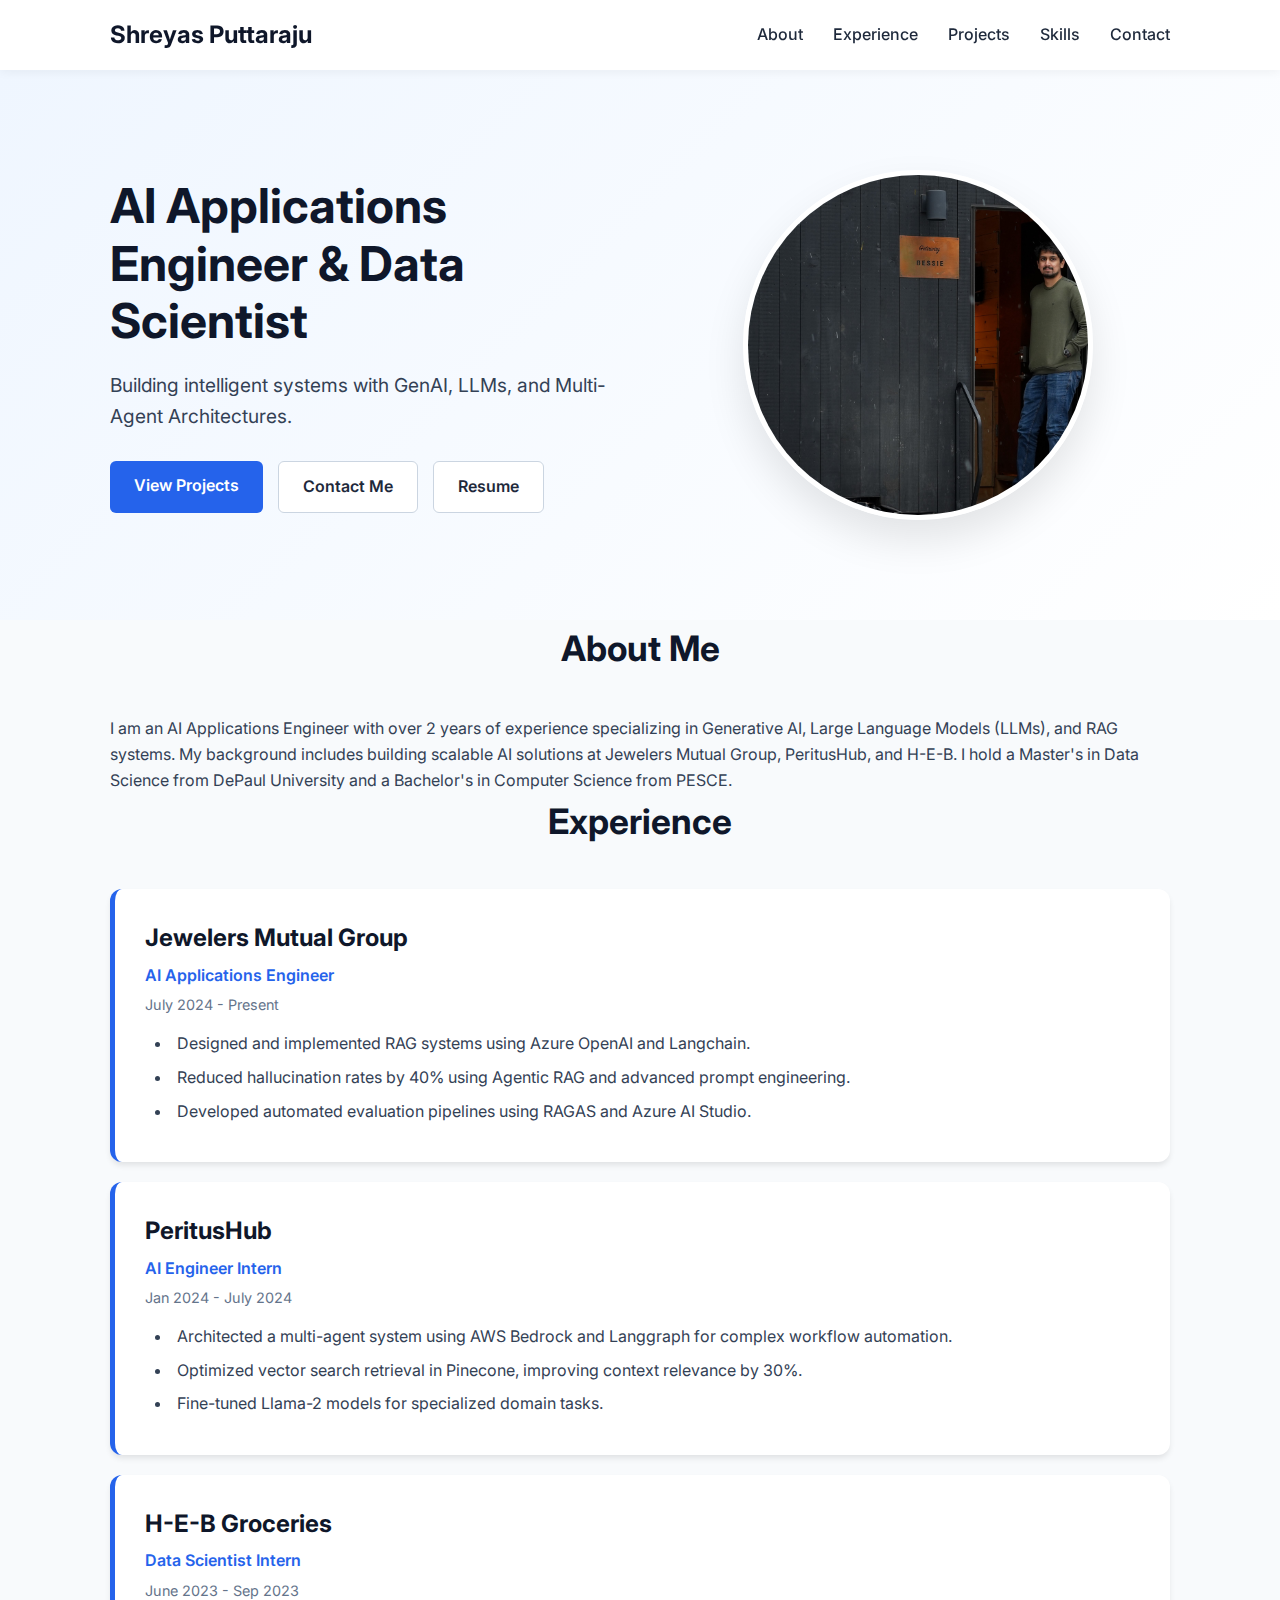
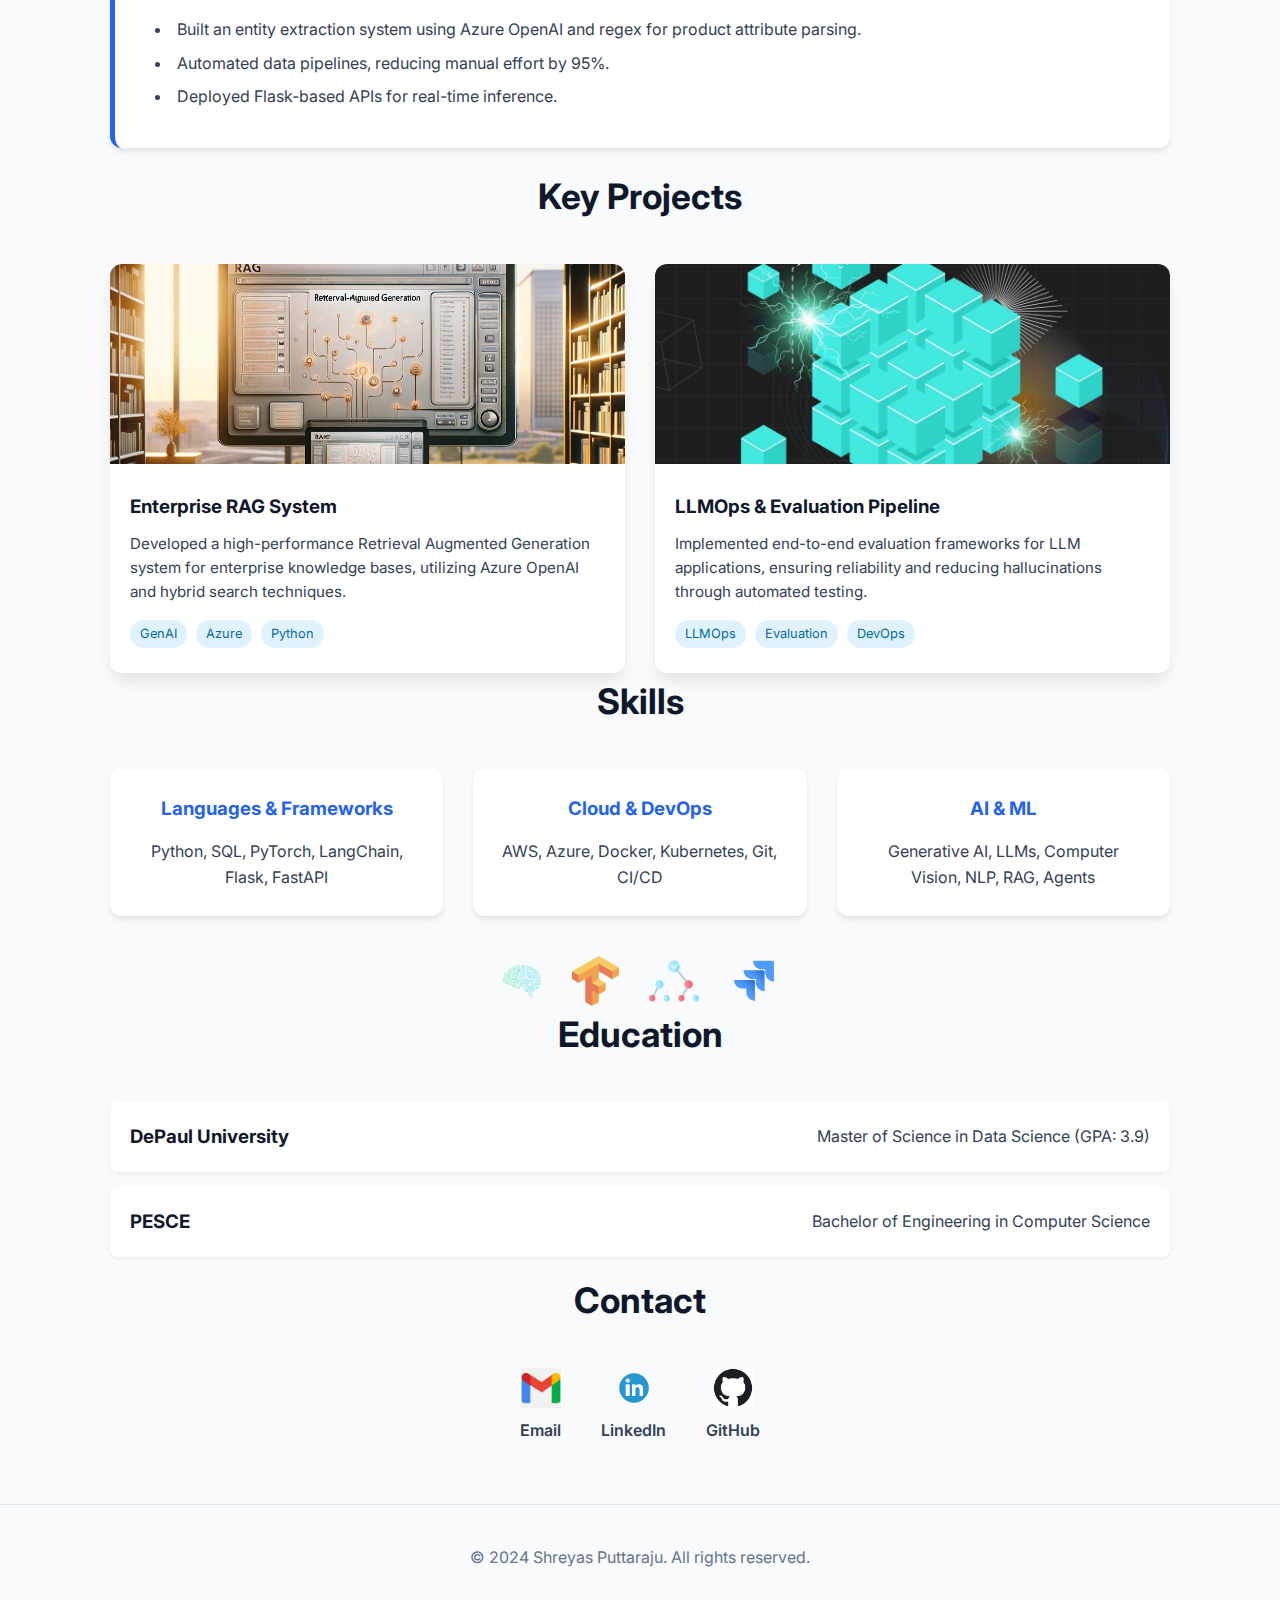
<file: index.html>
<!DOCTYPE html>
<html lang="en">
<head>
    <meta charset="UTF-8">
    <meta name="viewport" content="width=device-width, initial-scale=1.0">
    <title>Shreyas Puttaraju | AI Applications Engineer</title>
    <link rel="stylesheet" href="styles.css">
    <link href="https://fonts.googleapis.com/css2?family=Inter:wght@300;400;600;700&display=swap" rel="stylesheet">
</head>
<body>
    <header>
        <nav class="container">
            <div class="logo">Shreyas Puttaraju</div>
            <div class="hamburger" id="hamburger">
                <span></span>
                <span></span>
                <span></span>
            </div>
            <ul class="nav-links" id="nav-links">
                <li><a href="#about">About</a></li>
                <li><a href="#experience">Experience</a></li>
                <li><a href="#projects">Projects</a></li>
                <li><a href="#skills">Skills</a></li>
                <li><a href="#contact">Contact</a></li>
            </ul>
        </nav>
    </header>

    <section id="hero">
        <div class="container hero-content">
            <div class="hero-text">
                <h1>AI Applications Engineer & Data Scientist</h1>
                <p>Building intelligent systems with GenAI, LLMs, and Multi-Agent Architectures.</p>
                <div class="cta-buttons">
                    <a href="#projects" class="btn primary">View Projects</a>
                    <a href="#contact" class="btn secondary">Contact Me</a>
                    <a href="media/resume/Shreyas_Puttaraju_Resume.pdf" class="btn secondary" target="_blank">Resume</a>
                </div>
            </div>
            <div class="hero-image">
                <img src="media/photos/pic.jpg" alt="Shreyas Puttaraju">
            </div>
        </div>
    </section>

    <section id="about" class="container">
        <h2>About Me</h2>
        <p>I am an AI Applications Engineer with over 2 years of experience specializing in Generative AI, Large Language Models (LLMs), and RAG systems. My background includes building scalable AI solutions at Jewelers Mutual Group, PeritusHub, and H-E-B. I hold a Master's in Data Science from DePaul University and a Bachelor's in Computer Science from PESCE.</p>
    </section>

    <section id="experience" class="container">
        <h2>Experience</h2>
        <div class="timeline">
            <div class="job-card">
                <h3>Jewelers Mutual Group</h3>
                <span class="role">AI Applications Engineer</span>
                <span class="date">July 2024 - Present</span>
                <ul>
                    <li>Designed and implemented RAG systems using Azure OpenAI and Langchain.</li>
                    <li>Reduced hallucination rates by 40% using Agentic RAG and advanced prompt engineering.</li>
                    <li>Developed automated evaluation pipelines using RAGAS and Azure AI Studio.</li>
                </ul>
            </div>
            <div class="job-card">
                <h3>PeritusHub</h3>
                <span class="role">AI Engineer Intern</span>
                <span class="date">Jan 2024 - July 2024</span>
                <ul>
                    <li>Architected a multi-agent system using AWS Bedrock and Langgraph for complex workflow automation.</li>
                    <li>Optimized vector search retrieval in Pinecone, improving context relevance by 30%.</li>
                    <li>Fine-tuned Llama-2 models for specialized domain tasks.</li>
                </ul>
            </div>
            <div class="job-card">
                <h3>H-E-B Groceries</h3>
                <span class="role">Data Scientist Intern</span>
                <span class="date">June 2023 - Sep 2023</span>
                <ul>
                    <li>Built an entity extraction system using Azure OpenAI and regex for product attribute parsing.</li>
                    <li>Automated data pipelines, reducing manual effort by 95%.</li>
                    <li>Deployed Flask-based APIs for real-time inference.</li>
                </ul>
            </div>
        </div>
    </section>

    <section id="projects" class="container">
        <h2>Key Projects</h2>
        <div class="project-grid">
            <div class="project-card">
                <img src="media/photos/rag.png" alt="RAG System">
                <div class="card-content">
                    <h3>Enterprise RAG System</h3>
                    <p>Developed a high-performance Retrieval Augmented Generation system for enterprise knowledge bases, utilizing Azure OpenAI and hybrid search techniques.</p>
                    <span class="tag">GenAI</span> <span class="tag">Azure</span> <span class="tag">Python</span>
                </div>
            </div>
            <div class="project-card">
                <img src="media/photos/llmops.jpg" alt="LLM Operations">
                <div class="card-content">
                    <h3>LLMOps & Evaluation Pipeline</h3>
                    <p>Implemented end-to-end evaluation frameworks for LLM applications, ensuring reliability and reducing hallucinations through automated testing.</p>
                    <span class="tag">LLMOps</span> <span class="tag">Evaluation</span> <span class="tag">DevOps</span>
                </div>
            </div>
        </div>
    </section>

    <section id="skills" class="container">
        <h2>Skills</h2>
        <div class="skills-grid">
            <div class="skill-category">
                <h3>Languages & Frameworks</h3>
                <p>Python, SQL, PyTorch, LangChain, Flask, FastAPI</p>
            </div>
            <div class="skill-category">
                <h3>Cloud & DevOps</h3>
                <p>AWS, Azure, Docker, Kubernetes, Git, CI/CD</p>
            </div>
            <div class="skill-category">
                <h3>AI & ML</h3>
                <p>Generative AI, LLMs, Computer Vision, NLP, RAG, Agents</p>
            </div>
        </div>
        <!-- Logos for visual flair -->
        <div class="logo-strip">
            <img src="media/logos/ml.png" alt="Machine Learning" title="Machine Learning">
            <img src="media/logos/tf.png" alt="TensorFlow" title="TensorFlow">
            <img src="media/logos/ds.png" alt="Data Science" title="Data Science">
            <img src="media/logos/jira.png" alt="Jira" title="Jira">
        </div>
    </section>

    <section id="education" class="container">
        <h2>Education</h2>
        <div class="edu-card">
            <h3>DePaul University</h3>
            <p>Master of Science in Data Science (GPA: 3.9)</p>
        </div>
        <div class="edu-card">
            <h3>PESCE</h3>
            <p>Bachelor of Engineering in Computer Science</p>
        </div>
    </section>

    <section id="contact" class="container">
        <h2>Contact</h2>
        <div class="contact-links">
            <a href="mailto:puttaraju.shreyas@gmail.com" class="contact-item">
                <img src="media/logos/gmail-new-logo-icon.png" alt="Email"> Email
            </a>
            <a href="https://www.linkedin.com/in/shreyas-puttaraju/" target="_blank" class="contact-item">
                <img src="media/logos/linkedin-logo-transparent.png" alt="LinkedIn"> LinkedIn
            </a>
            <a href="https://github.com/shre-puttaraju" target="_blank" class="contact-item">
                <img src="media/logos/github-cat-logo.jpg" alt="GitHub"> GitHub
            </a>
        </div>
    </section>

    <footer>
        <p>&copy; 2024 Shreyas Puttaraju. All rights reserved.</p>
    </footer>

    <script>
        const hamburger = document.getElementById('hamburger');
        const navLinks = document.getElementById('nav-links');

        hamburger.addEventListener('click', () => {
            navLinks.classList.toggle('active');
            hamburger.classList.toggle('active');
        });

        // Close menu when a link is clicked
        document.querySelectorAll('.nav-links a').forEach(link => {
            link.addEventListener('click', () => {
                navLinks.classList.remove('active');
                hamburger.classList.remove('active');
            });
        });
    </script>
</body>
</html>
</file>
<file: styles.css>
:root {
    --primary-color: #2563eb;
    --secondary-color: #1e293b;
    --accent-color: #3b82f6;
    --bg-color: #f8fafc;
    --text-color: #334155;
    --heading-color: #0f172a;
    --card-bg: #ffffff;
}

* {
    margin: 0;
    padding: 0;
    box-sizing: border-box;
}

body {
    font-family: 'Inter', sans-serif;
    line-height: 1.6;
    color: var(--text-color);
    background-color: var(--bg-color);
}

.container {
    max-width: 1100px;
    margin: 0 auto;
    padding: 0 20px;
}

a {
    text-decoration: none;
    color: inherit;
    transition: color 0.3s;
}

/* Header */
header {
    background-color: rgba(255, 255, 255, 0.95);
    box-shadow: 0 2px 10px rgba(0,0,0,0.05);
    position: sticky;
    top: 0;
    z-index: 1000;
}

nav {
    display: flex;
    justify-content: space-between;
    align-items: center;
    height: 70px;
}

.logo {
    font-size: 1.5rem;
    font-weight: 700;
    color: var(--heading-color);
}

.nav-links {
    display: flex;
    list-style: none;
    gap: 30px;
}

.nav-links a {
    font-weight: 500;
    color: var(--secondary-color);
}

.nav-links a:hover {
    color: var(--primary-color);
}

/* Hero Section */
#hero {
    padding: 100px 0;
    background: linear-gradient(135deg, #eff6ff 0%, #ffffff 100%);
}

.hero-content {
    display: flex;
    align-items: center;
    gap: 50px;
}

.hero-text {
    flex: 1;
}

.hero-text h1 {
    font-size: 3rem;
    line-height: 1.2;
    margin-bottom: 20px;
    color: var(--heading-color);
}

.hero-text p {
    font-size: 1.2rem;
    margin-bottom: 30px;
    color: var(--text-color);
}

.hero-image {
    flex: 1;
    display: flex;
    justify-content: center;
}

.hero-image img {
    width: 350px;
    height: 350px;
    object-fit: cover;
    border-radius: 50%;
    box-shadow: 0 20px 40px rgba(0,0,0,0.1);
    border: 5px solid white;
}

.cta-buttons {
    display: flex;
    gap: 15px;
}

.btn {
    padding: 12px 24px;
    border-radius: 6px;
    font-weight: 600;
    cursor: pointer;
}

.btn.primary {
    background-color: var(--primary-color);
    color: white;
}

.btn.primary:hover {
    background-color: #1d4ed8;
}

.btn.secondary {
    background-color: white;
    border: 1px solid #cbd5e1;
    color: var(--secondary-color);
}

.btn.secondary:hover {
    background-color: #f1f5f9;
}

/* Sections */
section {
    padding: 80px 0;
}

h2 {
    font-size: 2.2rem;
    color: var(--heading-color);
    margin-bottom: 40px;
    text-align: center;
}

/* Experience */
.job-card {
    background: var(--card-bg);
    padding: 30px;
    border-radius: 12px;
    box-shadow: 0 4px 6px -1px rgba(0, 0, 0, 0.1);
    margin-bottom: 20px;
    border-left: 5px solid var(--primary-color);
}

.job-card h3 {
    font-size: 1.5rem;
    margin-bottom: 5px;
    color: var(--heading-color);
}

.role {
    display: block;
    font-weight: 600;
    color: var(--primary-color);
    margin-bottom: 5px;
}

.date {
    display: block;
    font-size: 0.9rem;
    color: #64748b;
    margin-bottom: 15px;
}

.job-card ul {
    list-style-position: inside;
    margin-left: 10px;
}

.job-card li {
    margin-bottom: 8px;
}

/* Projects */
.project-grid {
    display: grid;
    grid-template-columns: repeat(auto-fit, minmax(300px, 1fr));
    gap: 30px;
}

.project-card {
    background: var(--card-bg);
    border-radius: 12px;
    overflow: hidden;
    box-shadow: 0 10px 15px -3px rgba(0, 0, 0, 0.1);
    transition: transform 0.3s;
}

.project-card:hover {
    transform: translateY(-5px);
}

.project-card img {
    width: 100%;
    height: 200px;
    object-fit: cover;
}

.card-content {
    padding: 20px;
}

.card-content h3 {
    margin-bottom: 10px;
    color: var(--heading-color);
}

.card-content p {
    margin-bottom: 15px;
    font-size: 0.95rem;
}

.tag {
    display: inline-block;
    background-color: #e0f2fe;
    color: #0369a1;
    padding: 4px 10px;
    border-radius: 20px;
    font-size: 0.8rem;
    margin-right: 5px;
    margin-bottom: 5px;
}

/* Skills */
.skills-grid {
    display: grid;
    grid-template-columns: repeat(auto-fit, minmax(250px, 1fr));
    gap: 30px;
    margin-bottom: 40px;
}

.skill-category {
    background: var(--card-bg);
    padding: 25px;
    border-radius: 12px;
    box-shadow: 0 4px 6px -1px rgba(0, 0, 0, 0.1);
    text-align: center;
}

.skill-category h3 {
    margin-bottom: 15px;
    color: var(--primary-color);
}

.logo-strip {
    display: flex;
    justify-content: center;
    gap: 30px;
    flex-wrap: wrap;
    margin-top: 20px;
}

.logo-strip img {
    height: 50px;
    width: auto;
    opacity: 0.8;
    transition: opacity 0.3s;
}

.logo-strip img:hover {
    opacity: 1;
}

/* Education */
.edu-card {
    background: var(--card-bg);
    padding: 20px;
    border-radius: 8px;
    margin-bottom: 15px;
    box-shadow: 0 2px 4px rgba(0,0,0,0.05);
    display: flex;
    justify-content: space-between;
    align-items: center;
}

.edu-card h3 {
    color: var(--heading-color);
}

/* Contact */
.contact-links {
    display: flex;
    justify-content: center;
    gap: 40px;
    flex-wrap: wrap;
}

.contact-item {
    display: flex;
    flex-direction: column;
    align-items: center;
    gap: 10px;
    font-weight: 600;
}

.contact-item img {
    width: 40px;
    height: 40px;
}

footer {
    text-align: center;
    padding: 40px 0;
    color: #64748b;
    border-top: 1px solid #e2e8f0;
    margin-top: 60px;
}

/* Mobile Responsiveness */
/* Hamburger Menu Styles */
.hamburger {
    display: none;
    flex-direction: column;
    cursor: pointer;
    z-index: 1001;
}

.hamburger span {
    height: 3px;
    width: 25px;
    background-color: var(--primary-color);
    margin-bottom: 4px;
    border-radius: 5px;
    transition: all 0.3s ease;
}

/* Hamburger Animation */
.hamburger.active span:nth-child(1) {
    transform: rotate(45deg) translate(5px, 5px);
}

.hamburger.active span:nth-child(2) {
    opacity: 0;
}

.hamburger.active span:nth-child(3) {
    transform: rotate(-45deg) translate(5px, -5px);
}

@media (max-width: 768px) {
    .hero-content {
        flex-direction: column-reverse;
        text-align: center;
    }

    .hero-image img {
        width: 250px;
        height: 250px;
    }

    .cta-buttons {
        justify-content: center;
    }

    .logo {
        margin: 0;
        z-index: 1001;
    }

    .hamburger {
        display: flex;
    }

    .nav-links {
        display: none;
        flex-direction: column;
        position: fixed;
        top: 0;
        left: 0;
        width: 100%;
        height: 100vh;
        background-color: white;
        align-items: center;
        justify-content: center;
        z-index: 1000;
        transition: opacity 0.3s ease;
    }

    .nav-links.active {
        display: flex;
    }

    .nav-links li {
        margin: 20px 0;
    }

    .nav-links li a {
        font-size: 1.5rem;
    }

    nav {
        justify-content: space-between;
    }
}
</file>
